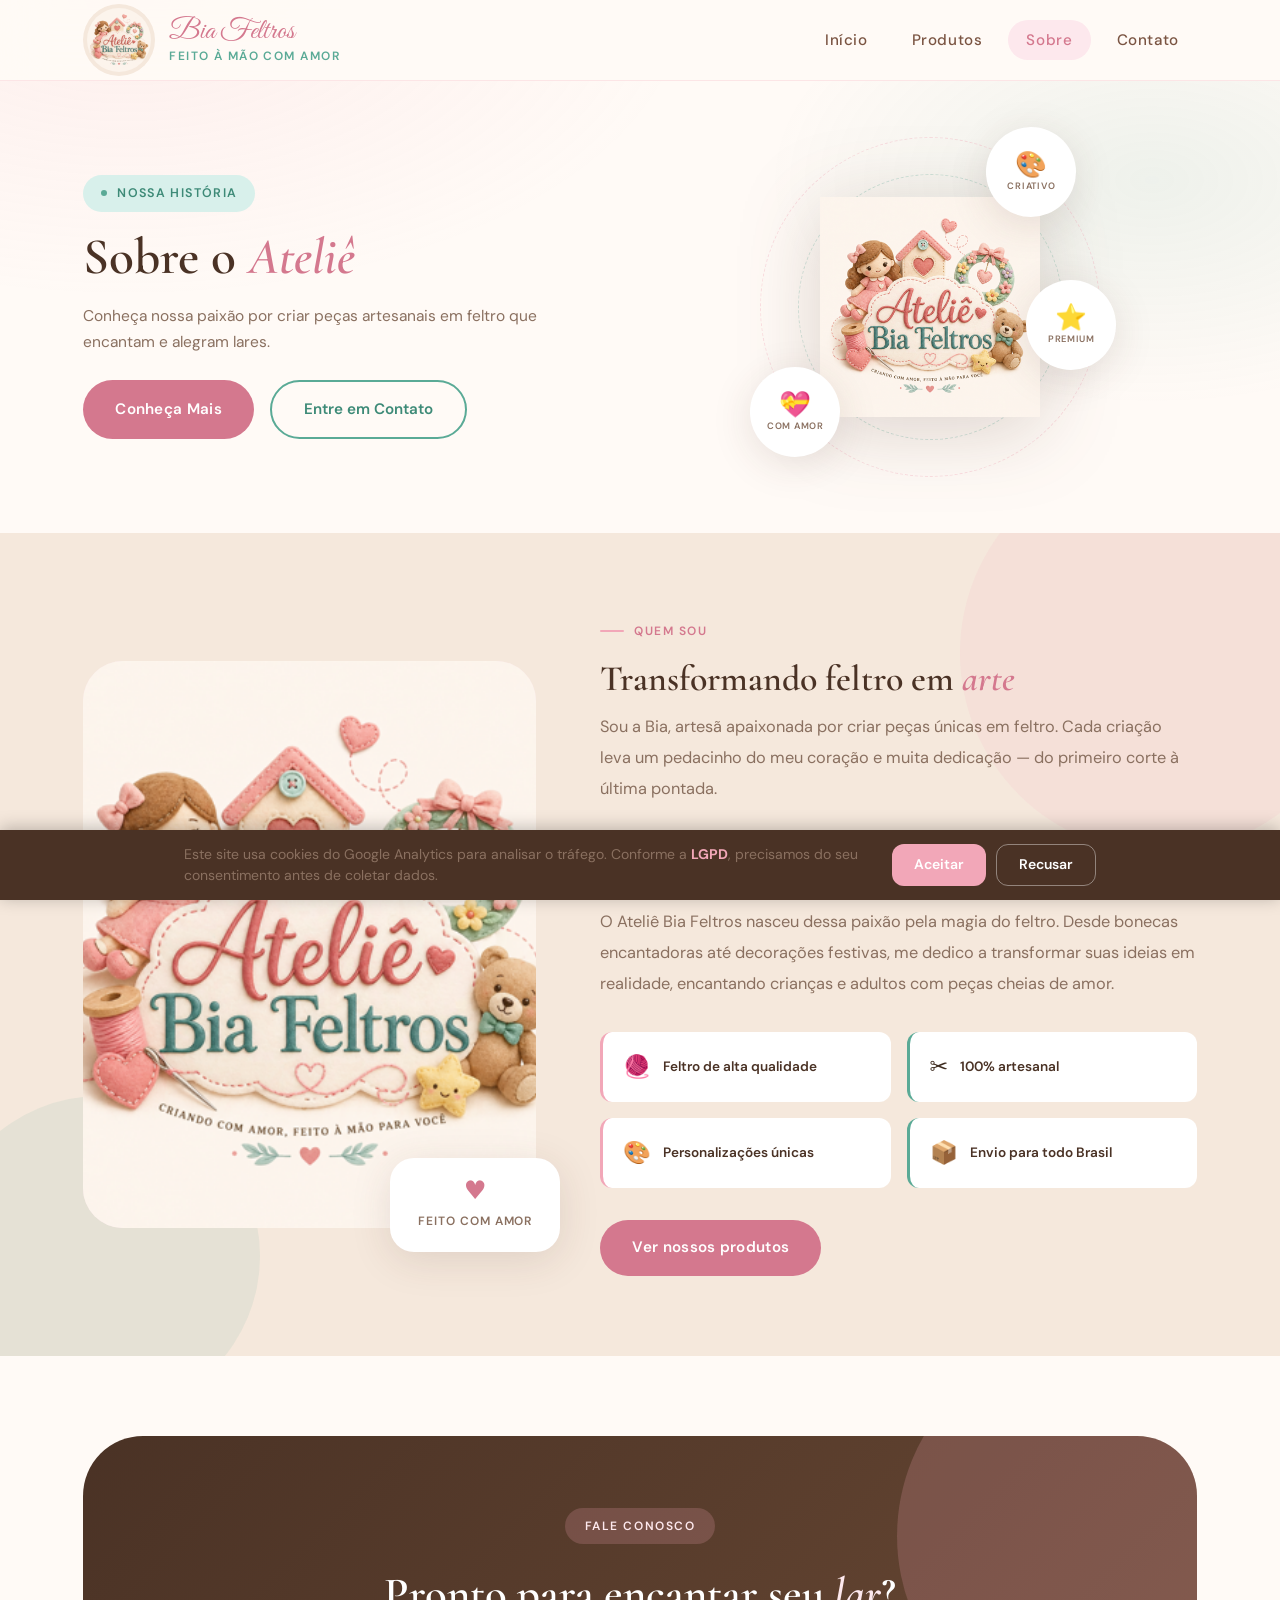
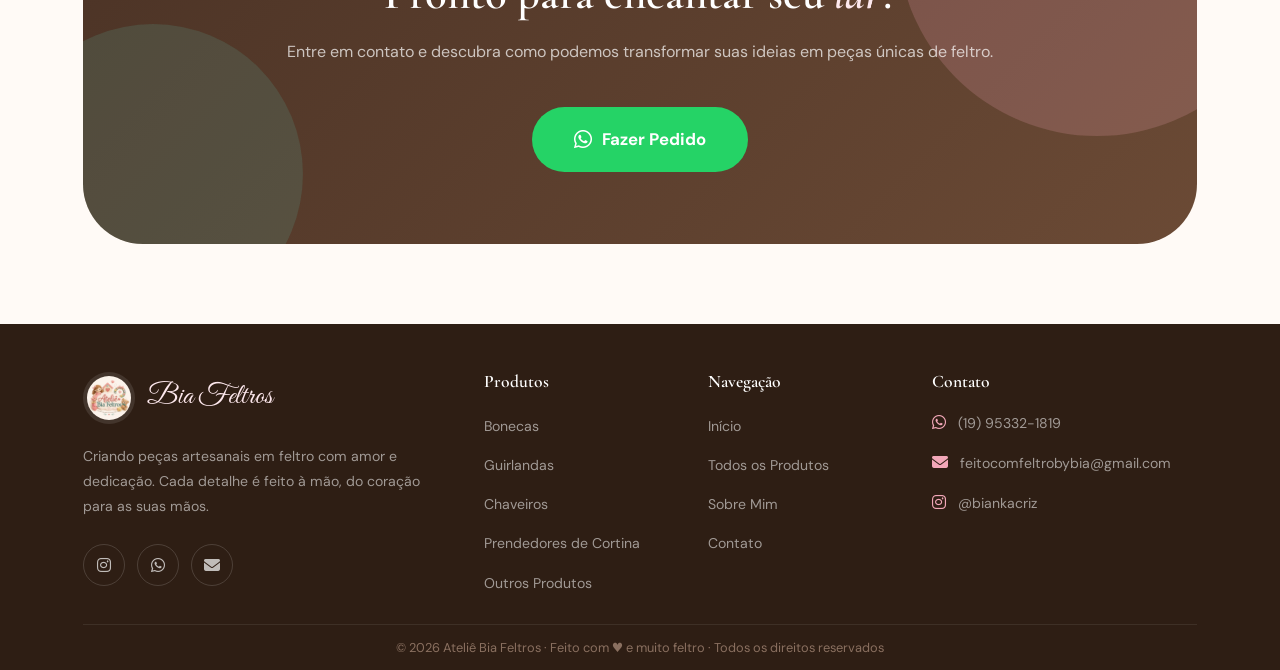
<file: about.html>
<!DOCTYPE html>
<html lang="pt-BR">

<head>
  <meta charset="UTF-8" />
  <meta name="viewport" content="width=device-width, initial-scale=1.0" />
  <meta name="description" content="Conheça a Bia, artesã apaixonada por criar peças únicas em feltro. Do primeiro corte à última pontada, cada peça é feita à mão com dedicação." />
  <title>Sobre — Ateliê Bia Feltros</title>

  <!-- Open Graph (compartilhamento social) -->
  <meta property="og:type" content="website" />
  <meta property="og:url" content="https://feitocomfeltrobybia-commits.github.io/bia-feltros/about.html" />
  <meta property="og:title" content="Sobre o Ateliê — Bia Feltros" />
  <meta property="og:description" content="Conheça a Bia, artesã apaixonada por criar peças únicas em feltro feitas à mão com amor e dedicação." />
  <meta property="og:image" content="https://feitocomfeltrobybia-commits.github.io/bia-feltros/assets/atelie-bia-feltros-logo.png" />
  <meta name="twitter:card" content="summary_large_image" />
  <meta name="twitter:title" content="Sobre o Ateliê — Bia Feltros" />
  <meta name="twitter:description" content="Conheça a artesã Bia e sua história com o feltro." />
  <meta name="twitter:image" content="https://feitocomfeltrobybia-commits.github.io/bia-feltros/assets/atelie-bia-feltros-logo.png" />

  <!-- Canonical -->
  <link rel="canonical" href="https://feitocomfeltrobybia-commits.github.io/bia-feltros/about.html" />

  <!-- Favicon -->
  <link rel="icon" type="image/png" sizes="32x32" href="assets/atelie-bia-feltros-logo.png" />
  <link rel="icon" type="image/png" sizes="16x16" href="assets/atelie-bia-feltros-logo.png" />
  <link rel="apple-touch-icon" sizes="180x180" href="assets/atelie-bia-feltros-logo.png" />

  <!-- Preload de recursos críticos -->
  <link rel="preload" as="image" href="assets/atelie-bia-feltros-logo.png" />
  <link rel="dns-prefetch" href="https://cdnjs.cloudflare.com" />

  <link rel="preconnect" href="https://fonts.googleapis.com" />
  <link rel="preconnect" href="https://fonts.gstatic.com" crossorigin />
  <link href="https://fonts.googleapis.com/css2?family=Cormorant+Garamond:ital,wght@0,400;0,500;0,600;0,700;1,400;1,600&family=DM+Sans:wght@300;400;500;600&family=Great+Vibes&display=swap" rel="stylesheet" />
  <link rel="stylesheet" href="https://cdnjs.cloudflare.com/ajax/libs/font-awesome/6.5.0/css/all.min.css" />
  <link rel="stylesheet" href="style.css" />

  <!-- Google Analytics 4 — config ativado apenas após consentimento LGPD (ver script.js) -->
  <script async src="https://www.googletagmanager.com/gtag/js?id=G-2EBXNZ5Y7X"></script>
  <script>
    window.dataLayer = window.dataLayer || [];
    function gtag(){dataLayer.push(arguments);}
    gtag('js', new Date());
  </script>

  <!-- Schema.org — LocalBusiness -->
  <script type="application/ld+json">
  {
    "@context": "https://schema.org",
    "@type": "LocalBusiness",
    "name": "Ateliê Bia Feltros",
    "description": "Peças artesanais em feltro feitas à mão com amor. Bonecas, guirlandas, livros sensoriais e muito mais.",
    "url": "https://feitocomfeltrobybia-commits.github.io/bia-feltros",
    "telephone": "+5519953321819",
    "email": "feitocomfeltrobybia@gmail.com",
    "image": "https://feitocomfeltrobybia-commits.github.io/bia-feltros/assets/atelie-bia-feltros-logo.png",
    "sameAs": ["https://instagram.com/biankacriz"],
    "address": { "@type": "PostalAddress", "addressCountry": "BR" }
  }
  </script>
</head>

<body>

  <a class="skip-link" href="#conteudo-principal">Ir para o conteúdo</a>

  <!-- ===== HEADER ===== -->
  <header class="header">
    <div class="nav-container">

      <a href="index.html" class="brand-link" aria-label="Ateliê Bia Feltros - Página inicial">
        <img src="assets/atelie-bia-feltros-logo.png" alt="Ateliê Bia Feltros" class="logo" width="80" height="80" />
        <div class="brand-text">
          <span class="brand-name">Bia Feltros</span>
          <span class="brand-sub">Feito à mão com amor</span>
        </div>
      </a>

      <button class="menu-toggle" id="menu-toggle" aria-expanded="false" aria-controls="main-nav" aria-label="Abrir menu">
        <span></span>
        <span></span>
        <span></span>
      </button>

      <nav class="main-navigation" id="main-nav" aria-label="Navegação principal">
        <ul class="nav-links">
          <li><a href="index.html">Início</a></li>
          <li><a href="products.html">Produtos</a></li>
          <li><a href="about.html">Sobre</a></li>
          <li><a href="contact.html">Contato</a></li>
        </ul>
      </nav>

    </div>
  </header>

    <main id="conteudo-principal">

        <section class="hero">
            <div class="hero-container">
                <div class="hero-texto">
                    <div class="hero-eyebrow">
                        Nossa História
                    </div>
                    <h1 class="hero-title">Sobre o <em>Ateliê</em></h1>
                    <p class="hero-desc">Conheça nossa paixão por criar peças artesanais em feltro que encantam e alegram lares.</p>
                    <div class="hero-btns">
                        <a href="#sobre" class="btn-primary">Conheça Mais</a>
                        <a href="contact.html" class="btn-outline">Entre em Contato</a>
                    </div>
                </div>
                <div class="hero-visual">
                    <div class="hero-logo-wrap">
                        <img src="assets/atelie-bia-feltros-logo.png" alt="Logo Ateliê Bia Feltros" class="hero-img-center" fetchpriority="high" />
                        <div class="float-badge float-badge-1">
                            <span>🎨</span>
                            <small>Criativo</small>
                        </div>
                        <div class="float-badge float-badge-2">
                            <span>💝</span>
                            <small>Com Amor</small>
                        </div>
                        <div class="float-badge float-badge-3">
                            <span>⭐</span>
                            <small>Premium</small>
                        </div>
                        <div class="orbit orbit-1"></div>
                        <div class="orbit orbit-2"></div>
                    </div>
                </div>
            </div>
        </section>

        <section id="sobre" class="sobre-section">
            <div class="container">
                <div class="sobre-grid">
                    <div class="sobre-img-box">
                        <img src="assets/atelie-bia-feltros-logo.png" alt="Ateliê Bia Feltros" />
                        <div class="sobre-chip">
                            <div class="sobre-chip-icone">♥</div>
                            <div class="sobre-chip-label">Feito com amor</div>
                        </div>
                    </div>
                    <div class="sobre-texto">
                        <div class="section-tag">Quem sou</div>
                        <h2 class="section-title">Transformando feltro em <em>arte</em></h2>
                        <p>Sou a Bia, artesã apaixonada por criar peças únicas em feltro. Cada criação leva um pedacinho do meu coração e muita dedicação — do primeiro corte à última pontada.</p>
                        <p>Do design à costura, tudo é feito à mão com materiais de qualidade. Personalizo cada detalhe para tornar sua peça ainda mais especial e única.</p>
                        <p>O Ateliê Bia Feltros nasceu dessa paixão pela magia do feltro. Desde bonecas encantadoras até decorações festivas, me dedico a transformar suas ideias em realidade, encantando crianças e adultos com peças cheias de amor.</p>
                        <div class="sobre-valores">
                            <div class="valor-item">
                                <div class="valor-icon">🧶</div>
                                <div class="valor-text">Feltro de alta qualidade</div>
                            </div>
                            <div class="valor-item teal">
                                <div class="valor-icon">✂️</div>
                                <div class="valor-text">100% artesanal</div>
                            </div>
                            <div class="valor-item">
                                <div class="valor-icon">🎨</div>
                                <div class="valor-text">Personalizações únicas</div>
                            </div>
                            <div class="valor-item teal">
                                <div class="valor-icon">📦</div>
                                <div class="valor-text">Envio para todo Brasil</div>
                            </div>
                        </div>
                        <a href="products.html" class="btn-primary">Ver nossos produtos</a>
                    </div>
                </div>
            </div>
        </section>

        <section class="cta-section">
            <div class="container">
                <div class="cta-box">
                    <div class="cta-deco cta-deco-1"></div>
                    <div class="cta-deco cta-deco-2"></div>
                    <div class="cta-tag">Fale Conosco</div>
                    <h2 class="cta-titulo">Pronto para encantar seu <em>lar</em>?</h2>
                    <p class="cta-desc">Entre em contato e descubra como podemos transformar suas ideias em peças únicas de feltro.</p>
                    <a href="https://wa.me/5519953321819?text=Olá, gostaria de fazer um pedido personalizado" class="btn-cta-wpp" target="_blank" rel="noopener">
                        <i class="fab fa-whatsapp"></i>
                        Fazer Pedido
                    </a>
                </div>
            </div>
        </section>

  </main>

  <!-- ===== FOOTER ===== -->
  <footer class="footer">
    <div class="container">
      <div class="footer-grid">

        <div class="footer-brand">
          <div class="footer-logo-wrap">
            <img src="assets/atelie-bia-feltros-logo.png" alt="Ateliê Bia Feltros" class="footer-logo-img" width="52" height="52" />
            <span class="footer-brand-name">Bia Feltros</span>
          </div>
          <p class="footer-brand-desc">
            Criando peças artesanais em feltro com amor e dedicação.
            Cada detalhe é feito à mão, do coração para as suas mãos.
          </p>
          <div class="footer-social">
            <a href="https://instagram.com/biankacriz" target="_blank" rel="noopener" class="social-btn" aria-label="Instagram da Bia Feltros">
              <i class="fab fa-instagram" aria-hidden="true"></i>
            </a>
            <a href="https://wa.me/5519953321819" target="_blank" rel="noopener" class="social-btn" aria-label="WhatsApp da Bia Feltros">
              <i class="fab fa-whatsapp" aria-hidden="true"></i>
            </a>
            <a href="mailto:feitocomfeltrobybia@gmail.com" class="social-btn" aria-label="E-mail da Bia Feltros">
              <i class="fas fa-envelope" aria-hidden="true"></i>
            </a>
          </div>
        </div>

        <div>
          <h3 class="footer-col-title">Produtos</h3>
          <ul class="footer-links">
            <li><a href="products.html#bonecas">Bonecas</a></li>
            <li><a href="products.html#guirlandas">Guirlandas</a></li>
            <li><a href="products.html#chaveiros">Chaveiros</a></li>
            <li><a href="products.html#cortinas">Prendedores de Cortina</a></li>
            <li><a href="products.html#outros">Outros Produtos</a></li>
          </ul>
        </div>

        <div>
          <h3 class="footer-col-title">Navegação</h3>
          <ul class="footer-links">
            <li><a href="index.html">Início</a></li>
            <li><a href="products.html">Todos os Produtos</a></li>
            <li><a href="about.html">Sobre Mim</a></li>
            <li><a href="contact.html">Contato</a></li>
          </ul>
        </div>

        <div>
          <h3 class="footer-col-title">Contato</h3>
          <ul class="footer-contato-list">
            <li>
              <i class="fab fa-whatsapp" aria-hidden="true"></i>
              <a href="https://wa.me/5519953321819" target="_blank" rel="noopener">(19) 95332-1819</a>
            </li>
            <li>
              <i class="fas fa-envelope" aria-hidden="true"></i>
              <a href="mailto:feitocomfeltrobybia@gmail.com">feitocomfeltrobybia@gmail.com</a>
            </li>
            <li>
              <i class="fab fa-instagram" aria-hidden="true"></i>
              <a href="https://instagram.com/biankacriz" target="_blank" rel="noopener">@biankacriz</a>
            </li>
          </ul>
        </div>

      </div>

      <div class="footer-bottom">
        <p>
          © 2026 Ateliê Bia Feltros · Feito com <span>♥</span> e muito feltro
          · Todos os direitos reservados
        </p>
      </div>
    </div>
  </footer>

  <script src="script.js"></script>
</body>

</html>
</file>
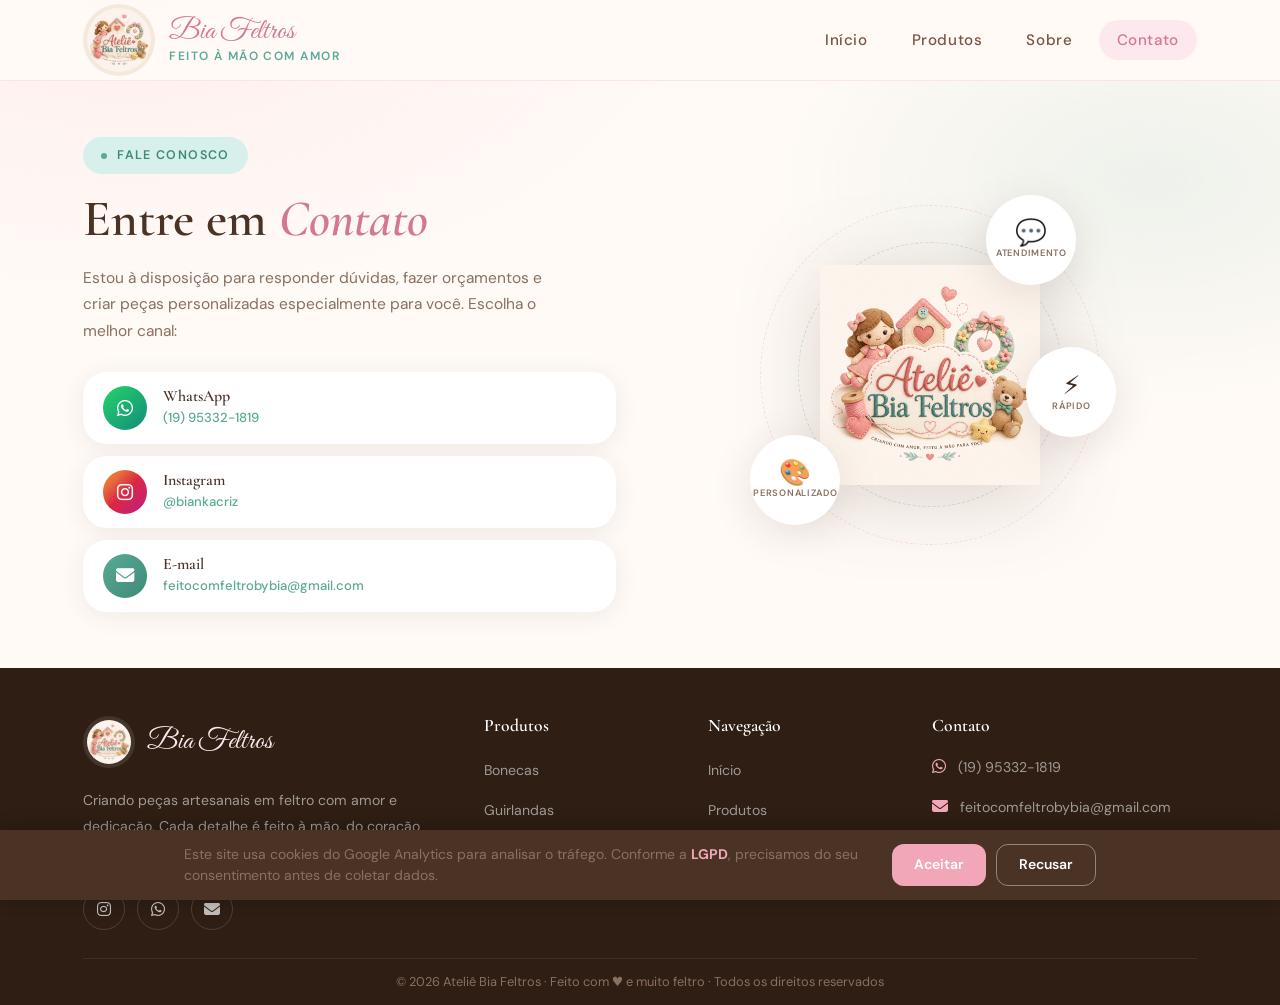
<file: contact.html>
<!DOCTYPE html>
<html lang="pt-BR">

<head>
  <meta charset="UTF-8" />
  <meta name="viewport" content="width=device-width, initial-scale=1.0" />
  <meta name="description" content="Entre em contato com o Ateliê Bia Feltros pelo WhatsApp, Instagram ou e-mail. Tire dúvidas, faça orçamentos e encomende peças personalizadas." />
  <title>Contato — Ateliê Bia Feltros</title>

  <!-- Open Graph (compartilhamento social) -->
  <meta property="og:type" content="website" />
  <meta property="og:url" content="https://feitocomfeltrobybia-commits.github.io/bia-feltros/contact.html" />
  <meta property="og:title" content="Contato — Ateliê Bia Feltros" />
  <meta property="og:description" content="Fale com a Bia pelo WhatsApp, Instagram ou e-mail. Orçamentos e personalizações!" />
  <meta property="og:image" content="https://feitocomfeltrobybia-commits.github.io/bia-feltros/assets/atelie-bia-feltros-logo.png" />
  <meta name="twitter:card" content="summary_large_image" />
  <meta name="twitter:title" content="Contato — Ateliê Bia Feltros" />
  <meta name="twitter:description" content="Fale com a Bia e encomende sua peça personalizada em feltro." />
  <meta name="twitter:image" content="https://feitocomfeltrobybia-commits.github.io/bia-feltros/assets/atelie-bia-feltros-logo.png" />

  <!-- Canonical -->
  <link rel="canonical" href="https://feitocomfeltrobybia-commits.github.io/bia-feltros/contact.html" />

  <!-- Favicon -->
  <link rel="icon" type="image/png" sizes="32x32" href="assets/atelie-bia-feltros-logo.png" />
  <link rel="icon" type="image/png" sizes="16x16" href="assets/atelie-bia-feltros-logo.png" />
  <link rel="apple-touch-icon" sizes="180x180" href="assets/atelie-bia-feltros-logo.png" />

  <!-- Preload de recursos críticos -->
  <link rel="preload" as="image" href="assets/atelie-bia-feltros-logo.png" />
  <link rel="dns-prefetch" href="https://cdnjs.cloudflare.com" />

  <link rel="preconnect" href="https://fonts.googleapis.com" />
  <link rel="preconnect" href="https://fonts.gstatic.com" crossorigin />
  <link href="https://fonts.googleapis.com/css2?family=Cormorant+Garamond:ital,wght@0,400;0,500;0,600;0,700;1,400;1,600&family=DM+Sans:wght@300;400;500;600&family=Great+Vibes&display=swap" rel="stylesheet" />
  <link rel="stylesheet" href="https://cdnjs.cloudflare.com/ajax/libs/font-awesome/6.5.0/css/all.min.css" />
  <link rel="stylesheet" href="style.css" />

  <!-- Google Analytics 4 — config ativado apenas após consentimento LGPD (ver script.js) -->
  <script async src="https://www.googletagmanager.com/gtag/js?id=G-2EBXNZ5Y7X"></script>
  <script>
    window.dataLayer = window.dataLayer || [];
    function gtag(){dataLayer.push(arguments);}
    gtag('js', new Date());
  </script>

  <!-- Schema.org — LocalBusiness -->
  <script type="application/ld+json">
  {
    "@context": "https://schema.org",
    "@type": "LocalBusiness",
    "name": "Ateliê Bia Feltros",
    "description": "Peças artesanais em feltro feitas à mão com amor. Bonecas, guirlandas, livros sensoriais e muito mais.",
    "url": "https://feitocomfeltrobybia-commits.github.io/bia-feltros",
    "telephone": "+5519953321819",
    "email": "feitocomfeltrobybia@gmail.com",
    "image": "https://feitocomfeltrobybia-commits.github.io/bia-feltros/assets/atelie-bia-feltros-logo.png",
    "sameAs": ["https://instagram.com/biankacriz"],
    "address": { "@type": "PostalAddress", "addressCountry": "BR" }
  }
  </script>
</head>

<body>

  <a class="skip-link" href="#conteudo-principal">Ir para o conteúdo</a>

  <!-- ===== HEADER ===== -->
  <header class="header">
    <div class="nav-container">

      <a href="index.html" class="brand-link" aria-label="Ateliê Bia Feltros - Página inicial">
        <img src="assets/atelie-bia-feltros-logo.png" alt="Ateliê Bia Feltros" class="logo" width="80" height="80" />
        <div class="brand-text">
          <span class="brand-name">Bia Feltros</span>
          <span class="brand-sub">Feito à mão com amor</span>
        </div>
      </a>

      <button class="menu-toggle" id="menu-toggle" aria-expanded="false" aria-controls="main-nav" aria-label="Abrir menu">
        <span></span>
        <span></span>
        <span></span>
      </button>

      <nav class="main-navigation" id="main-nav" aria-label="Navegação principal">
        <ul class="nav-links">
          <li><a href="index.html">Início</a></li>
          <li><a href="products.html">Produtos</a></li>
          <li><a href="about.html">Sobre</a></li>
          <li><a href="contact.html">Contato</a></li>
        </ul>
      </nav>

    </div>
  </header>

    <main id="conteudo-principal">

        <section class="hero">
            <div class="hero-container">
                <div class="hero-texto">
                    <div class="hero-eyebrow">
                        Fale Conosco
                    </div>
                    <h1 class="hero-title">Entre em <em>Contato</em></h1>
                    <p class="hero-desc">Estou à disposição para responder dúvidas, fazer orçamentos e criar peças personalizadas especialmente para você. Escolha o melhor canal:</p>

                    <div class="contato-cards contato-cards-hero">
                        <a href="https://wa.me/5519953321819?text=Olá%2C%20Bia!%20Gostaria%20de%20mais%20informações." class="contato-card" target="_blank" rel="noopener">
                            <div class="contato-icon whatsapp">
                                <i class="fab fa-whatsapp"></i>
                            </div>
                            <div class="contato-card-body">
                                <h3 class="contato-card-title">WhatsApp</h3>
                                <span class="contato-info">(19) 95332-1819</span>
                            </div>
                        </a>

                        <a href="https://instagram.com/biankacriz" class="contato-card" target="_blank" rel="noopener">
                            <div class="contato-icon instagram">
                                <i class="fab fa-instagram"></i>
                            </div>
                            <div class="contato-card-body">
                                <h3 class="contato-card-title">Instagram</h3>
                                <span class="contato-info">@biankacriz</span>
                            </div>
                        </a>

                        <a href="mailto:feitocomfeltrobybia@gmail.com" class="contato-card">
                            <div class="contato-icon email">
                                <i class="fas fa-envelope"></i>
                            </div>
                            <div class="contato-card-body">
                                <h3 class="contato-card-title">E-mail</h3>
                                <span class="contato-info">feitocomfeltrobybia@gmail.com</span>
                            </div>
                        </a>
                    </div>
                </div>
                <div class="hero-visual">
                    <div class="hero-logo-wrap">
                        <img src="assets/atelie-bia-feltros-logo.png" alt="Logo Ateliê Bia Feltros" class="hero-img-center" />
                        <div class="float-badge float-badge-1">
                            <span>💬</span>
                            <small>Atendimento</small>
                        </div>
                        <div class="float-badge float-badge-2">
                            <span>🎨</span>
                            <small>Personalizado</small>
                        </div>
                        <div class="float-badge float-badge-3">
                            <span>⚡</span>
                            <small>Rápido</small>
                        </div>
                        <div class="orbit orbit-1"></div>
                        <div class="orbit orbit-2"></div>
                    </div>
                </div>
            </div>
        </section>

  </main>

  <!-- ===== FOOTER ===== -->
  <footer class="footer">
    <div class="container">
      <div class="footer-grid">

        <div class="footer-brand">
          <div class="footer-logo-wrap">
            <img src="assets/atelie-bia-feltros-logo.png" alt="Ateliê Bia Feltros" class="footer-logo-img" width="52" height="52" />
            <span class="footer-brand-name">Bia Feltros</span>
          </div>
          <p class="footer-brand-desc">
            Criando peças artesanais em feltro com amor e dedicação.
            Cada detalhe é feito à mão, do coração para as suas mãos.
          </p>
          <div class="footer-social">
            <a href="https://instagram.com/biankacriz" target="_blank" rel="noopener" class="social-btn" aria-label="Instagram da Bia Feltros">
              <i class="fab fa-instagram" aria-hidden="true"></i>
            </a>
            <a href="https://wa.me/5519953321819" target="_blank" rel="noopener" class="social-btn" aria-label="WhatsApp da Bia Feltros">
              <i class="fab fa-whatsapp" aria-hidden="true"></i>
            </a>
            <a href="mailto:feitocomfeltrobybia@gmail.com" class="social-btn" aria-label="E-mail da Bia Feltros">
              <i class="fas fa-envelope" aria-hidden="true"></i>
            </a>
          </div>
        </div>

        <div>
          <h3 class="footer-col-title">Produtos</h3>
          <ul class="footer-links">
            <li><a href="products.html#bonecas">Bonecas</a></li>
            <li><a href="products.html#guirlandas">Guirlandas</a></li>
            <li><a href="products.html#livros">Livros Sensoriais</a></li>
            <li><a href="products.html#especiais">Especiais</a></li>
          </ul>
        </div>

        <div>
          <h3 class="footer-col-title">Navegação</h3>
          <ul class="footer-links">
            <li><a href="index.html">Início</a></li>
            <li><a href="products.html">Produtos</a></li>
            <li><a href="about.html">Sobre</a></li>
            <li><a href="contact.html">Contato</a></li>
          </ul>
        </div>

        <div>
          <h3 class="footer-col-title">Contato</h3>
          <ul class="footer-contato-list">
            <li>
              <i class="fab fa-whatsapp" aria-hidden="true"></i>
              <a href="https://wa.me/5519953321819" target="_blank" rel="noopener">(19) 95332-1819</a>
            </li>
            <li>
              <i class="fas fa-envelope" aria-hidden="true"></i>
              <a href="mailto:feitocomfeltrobybia@gmail.com">feitocomfeltrobybia@gmail.com</a>
            </li>
            <li>
              <i class="fab fa-instagram" aria-hidden="true"></i>
              <a href="https://instagram.com/biankacriz" target="_blank" rel="noopener">@biankacriz</a>
            </li>
          </ul>
        </div>

      </div>

      <div class="footer-bottom">
        <p>
          © 2026 Ateliê Bia Feltros · Feito com <span>♥</span> e muito feltro
          · Todos os direitos reservados
        </p>
      </div>
    </div>
  </footer>

  <script src="script.js"></script>
</body>

</html>
</file>
<file: style.css>
/* ============================================================
   ATELIÊ BIA FELTROS — style.css
   Design System Profissional
   
   📋 ÍNDICE:
   1. Fontes & Design Tokens
   2. Reset & Base Styles
   3. Layout & Container
   4. Tipografia & Utilitários
   5. Botões
   6. Header & Navegação
   7. Hero Section
   8. Faixa Animada
   9. Categorias
   10. Produtos & Destaques
   11. Sobre
   12. Depoimentos
   13. CTA WhatsApp
   14. Formulário de Contato
   15. Footer
   16. Lightbox
   17. Animações & Keyframes
   18. Media Queries
   ============================================================ */

/* ============================================================
   1. FONTES & DESIGN TOKENS
   ============================================================ */
@import url('https://fonts.googleapis.com/css2?family=Cormorant+Garamond:ital,wght@0,400;0,500;0,600;0,700;1,400;1,600&family=DM+Sans:opsz,wght@9..40,300;9..40,400;9..40,500;9..40,600&family=Great+Vibes&display=swap');

:root {
  /* === Paleta de Cores === */
  --rosa: #f2a7b8;
  --rosa-escuro: #d4788e;
  --rosa-claro: #fde8ed;
  --teal: #5aaa96;
  --teal-escuro: #3d8a77;
  --teal-claro: #d8f0eb;
  --marrom: #4a3225;
  --marrom-medio: #7a5442;
  --bege: #fdf6f0;
  --bege-medio: #f5e8dc;
  --creme: #fffaf6;
  --texto: #3d2b1f;
  --cinza: #8a7060;
  --branco: #ffffff;

  /* === Tipografia === */
  --font-display: 'Cormorant Garamond', Georgia, serif;
  --font-script: 'Great Vibes', cursive;
  --font-corpo: 'DM Sans', system-ui, sans-serif;

  /* === Sombras === */
  --shadow-suave: 0 4px 24px rgba(74, 50, 37, 0.08);
  --shadow-media: 0 8px 40px rgba(74, 50, 37, 0.13);
  --shadow-forte: 0 16px 64px rgba(74, 50, 37, 0.18);

  /* === Border Radius === */
  --radius-sm: 12px;
  --radius-md: 24px;
  --radius-lg: 40px;
  --radius-xl: 60px;

  /* === Espaçamento === */
  --sec-pad: 80px;
}

/* ============================================================
   2. RESET & BASE STYLES
   ============================================================ */

/* === Reset Universal === */
*,
*::before,
*::after {
  margin: 0;
  padding: 0;
  box-sizing: border-box;
}

/* === HTML & Body === */
html {
  font-size: 100%;
  scroll-behavior: smooth;
  overflow-x: hidden;
}

body {
  font-family: var(--font-corpo);
  background-color: var(--creme);
  color: var(--texto);
  line-height: 1.7;
  margin: 0;
  padding: 0;
}

/* Gradiente de fundo ambiente */
body::before {
  content: '';
  position: fixed;
  inset: 0;
  background:
    radial-gradient(ellipse 80% 60% at 10% 0%, rgba(242, 167, 184, 0.13) 0%, transparent 55%),
    radial-gradient(ellipse 60% 50% at 90% 20%, rgba(90, 170, 150, 0.10) 0%, transparent 50%),
    radial-gradient(ellipse 50% 40% at 50% 100%, rgba(242, 167, 184, 0.08) 0%, transparent 60%);
  pointer-events: none;
  z-index: 0;
}

/* === Elementos Base === */
img {
  max-width: 100%;
  display: block;
}

a {
  color: inherit;
  text-decoration: none;
}

ul {
  list-style: none;
}

button {
  cursor: pointer;
  font: inherit;
  border: none;
  background: none;
}

/* === Tipografia Base === */
h1,
h2,
h3 {
  font-family: var(--font-display);
  line-height: 1.15;
  color: var(--marrom);
}

p {
  color: var(--cinza);
  line-height: 1.7;
  margin-bottom: 12px;
}

p:last-child {
  margin-bottom: 0;
}

/* === Seções === */
section {
  position: relative;
  z-index: 1;
}

/* === Acessibilidade === */
.sr-only {
  position: absolute;
  width: 1px;
  height: 1px;
  padding: 0;
  margin: -1px;
  overflow: hidden;
  clip: rect(0, 0, 0, 0);
  white-space: nowrap;
  border: 0;
}

/* ============================================================
   3. LAYOUT & CONTAINER
   ============================================================ */
.container {
  width: min(92%, 1280px);
  margin: 0 auto;
  padding: 0 32px;
}

/* ============================================================
   4. TIPOGRAFIA & UTILITÁRIOS
   ============================================================ */

/* === Section Tags === */
.section-tag {
  display: inline-flex;
  align-items: center;
  gap: 10px;
  font-size: 0.75rem;
  font-weight: 600;
  letter-spacing: 0.12em;
  text-transform: uppercase;
  color: var(--rosa-escuro);
  margin-bottom: 16px;
  font-family: var(--font-corpo);
}

.section-tag::before {
  content: '';
  display: block;
  width: 24px;
  height: 2px;
  background: var(--rosa);
  border-radius: 99px;
  flex-shrink: 0;
}

/* Variante centralizada */
.section-tag.center {
  display: flex;
  justify-content: center;
}

.section-tag.center::before {
  display: none;
}

.section-tag.center::after {
  content: '';
  display: block;
  width: 24px;
  height: 2px;
  background: var(--rosa);
  border-radius: 99px;
}

/* === Section Titles === */
.section-title {
  font-family: var(--font-display);
  font-size: clamp(1.6rem, 2.8vw, 2.4rem);
  font-weight: 600;
  color: var(--marrom);
  line-height: 1.2;
  margin-bottom: 12px;
}

.section-title em {
  font-style: italic;
  color: var(--rosa-escuro);
}

/* === Section Description === */
.section-desc {
  font-size: 0.95rem;
  color: var(--cinza);
  line-height: 1.7;
  max-width: 560px;
}

/* ============================================================
   5. BOTÕES
   ============================================================ */

/* === Botão Primário === */
.btn-primary {
  display: inline-flex;
  align-items: center;
  justify-content: center;
  gap: 10px;
  padding: clamp(11px, 2.5vw, 15px) clamp(20px, 5vw, 32px);
  border-radius: 999px;
  font-family: var(--font-corpo);
  font-weight: 600;
  font-size: clamp(0.82rem, 3.5vw, 0.95rem);
  letter-spacing: 0.02em;
  white-space: nowrap;
  background: var(--rosa-escuro);
  color: var(--branco);
  transition: background 0.25s, transform 0.25s, box-shadow 0.25s;
}

.btn-primary:hover {
  background: var(--marrom);
  transform: translateY(-2px);
  box-shadow: var(--shadow-media);
}

/* === Botão Outline === */
.btn-outline,
.btn-secondary {
  display: inline-flex;
  align-items: center;
  justify-content: center;
  gap: 10px;
  padding: clamp(11px, 2.5vw, 15px) clamp(20px, 5vw, 32px);
  border-radius: 999px;
  font-family: var(--font-corpo);
  font-weight: 600;
  font-size: clamp(0.82rem, 3.5vw, 0.95rem);
  white-space: nowrap;
  color: var(--teal-escuro);
  border: 2px solid var(--teal);
  background: transparent;
  transition: background 0.25s, color 0.25s, transform 0.25s;
}

.btn-outline:hover,
.btn-secondary:hover {
  background: var(--teal);
  color: var(--branco);
  transform: translateY(-2px);
}

/* === Botões WhatsApp === */
.btn-wpp {
  display: inline-flex;
  align-items: center;
  justify-content: center;
  width: 42px;
  height: 42px;
  background: #25D366;
  color: var(--branco);
  border-radius: 50%;
  font-size: 1.15rem;
  flex-shrink: 0;
  transition: background 0.2s, transform 0.2s;
}

.btn-wpp:hover {
  background: #1aab52;
  transform: scale(1.08);
}

.btn-wpp-full {
  display: inline-flex;
  align-items: center;
  gap: 8px;
  padding: 10px 20px;
  background: #25D366;
  color: var(--branco);
  border-radius: 999px;
  font-size: 0.85rem;
  font-weight: 600;
  transition: background 0.2s, transform 0.2s;
  flex-shrink: 0;
}

.btn-wpp-full:hover {
  background: #1aab52;
  transform: translateY(-2px);
}

/* === Botão CTA WhatsApp === */
.btn-cta-wpp {
  display: inline-flex;
  align-items: center;
  gap: 10px;
  background: #25D366;
  color: var(--branco);
  padding: clamp(13px, 2.8vw, 18px) clamp(24px, 6vw, 42px);
  border-radius: 999px;
  font-size: clamp(0.85rem, 3.8vw, 1.05rem);
  font-weight: 700;
  font-family: var(--font-corpo);
  white-space: nowrap;
  transition: background 0.2s, transform 0.2s, box-shadow 0.2s;
  position: relative;
  z-index: 1;
}

.btn-cta-wpp i {
  font-size: clamp(1rem, 4vw, 1.3rem);
}

.btn-cta-wpp:hover {
  background: #1aab52;
  transform: translateY(-3px);
  box-shadow: 0 16px 48px rgba(0, 0, 0, 0.2);
}

/* ============================================================
   6. HEADER & NAVEGAÇÃO
   ============================================================ */

/* === Header Principal === */
.header {
  position: sticky;
  top: 0;
  z-index: 999;
  background: rgba(255, 250, 246, 0.94);
  backdrop-filter: blur(20px);
  -webkit-backdrop-filter: blur(20px);
  border-bottom: 1px solid rgba(242, 167, 184, 0.25);
}

.nav-container {
  width: min(92%, 1280px);
  margin: 0 auto;
  padding: 0 32px;
  display: flex;
  align-items: center;
  justify-content: space-between;
  height: 80px;
  gap: 24px;
}

/* === Branding === */
.brand-link {
  display: flex;
  align-items: center;
  gap: 14px;
  flex-shrink: 0;
}

.logo {
  width: 72px;
  height: 72px;
  object-fit: contain;
  border-radius: 50%;
  background: var(--bege-medio);
  padding: 4px;
  transition: transform 0.3s ease;
}

.logo:hover {
  transform: rotate(-5deg) scale(1.05);
}

.brand-text {
  line-height: 1;
}

.brand-name {
  font-family: var(--font-script);
  font-size: 1.8rem;
  color: var(--rosa-escuro);
  display: block;
}

.brand-sub {
  font-size: 0.75rem;
  font-weight: 600;
  letter-spacing: 0.12em;
  text-transform: uppercase;
  color: var(--teal);
  display: block;
  margin-top: 3px;
  font-family: var(--font-corpo);
}

/* === Busca === */
.search-container {
  position: relative;
  flex: 0 1 280px;
}

.search-form {
  display: flex;
  align-items: center;
  background: var(--branco);
  border: 1.5px solid rgba(242, 167, 184, 0.35);
  border-radius: 999px;
  padding: 8px 20px;
  gap: 8px;
  transition: border-color 0.3s, box-shadow 0.3s;
}

.search-form:focus-within {
  border-color: var(--rosa);
  box-shadow: 0 0 0 4px rgba(242, 167, 184, 0.15);
}

.search-input {
  border: none;
  background: transparent;
  font-size: 0.9rem;
  color: var(--texto);
  outline: none;
  flex: 1;
  min-width: 0;
  font-family: var(--font-corpo);
}

.search-input::placeholder {
  color: var(--cinza);
  opacity: 0.8;
}

.search-btn {
  color: var(--rosa-escuro);
  font-size: 0.95rem;
  padding: 2px;
  transition: color 0.2s;
  flex-shrink: 0;
}

.search-btn:hover {
  color: var(--teal);
}

/* Sugestões de busca */
.search-suggestions {
  position: absolute;
  top: calc(100% + 10px);
  left: 0;
  right: 0;
  background: var(--branco);
  border: 1px solid rgba(74, 50, 37, 0.1);
  border-radius: var(--radius-md);
  box-shadow: var(--shadow-forte);
  display: none;
  z-index: 1100;
  overflow: hidden;
}

.search-suggestions.active {
  display: block;
}

.search-suggestion-item {
  padding: 12px 20px;
  font-size: 0.9rem;
  cursor: pointer;
  border-bottom: 1px solid rgba(74, 50, 37, 0.06);
  transition: background 0.2s;
  color: var(--texto);
}

.search-suggestion-item:last-child {
  border-bottom: none;
}

.search-suggestion-item:hover {
  background: var(--rosa-claro);
}

/* === Navegação === */
.main-navigation {
  flex-shrink: 0;
}

.nav-links {
  display: flex;
  align-items: center;
  gap: 8px;
}

.nav-links a {
  font-size: 0.95rem;
  font-weight: 500;
  letter-spacing: 0.04em;
  color: var(--marrom-medio);
  padding: 10px 18px;
  border-radius: 999px;
  transition: background 0.2s, color 0.2s;
  white-space: nowrap;
}

.nav-links a:hover,
.nav-links a.active {
  background: var(--rosa-claro);
  color: var(--rosa-escuro);
}

.nav-cta a {
  background: var(--rosa-escuro) !important;
  color: var(--branco) !important;
  font-weight: 600;
}

.nav-cta a:hover {
  background: var(--marrom) !important;
}

/* === Menu Toggle (Mobile) === */
.menu-toggle {
  display: none;
  flex-direction: column;
  justify-content: center;
  align-items: center;
  width: 44px;
  height: 44px;
  border-radius: var(--radius-sm);
  background: var(--bege-medio);
  gap: 5px;
  flex-shrink: 0;
}

.menu-toggle span {
  display: block;
  width: 20px;
  height: 2px;
  background: var(--marrom);
  border-radius: 99px;
  transition: transform 0.3s, opacity 0.3s;
}

/* ============================================================
   7. HERO SECTION
   ============================================================ */

/* === Container Hero === */
.hero {
  position: relative;
  z-index: 1;
  min-height: auto;
  display: flex;
  align-items: center;
  overflow: hidden;
}

.hero-inner,
.hero-container {
  width: min(92%, 1280px);
  margin: 0 auto;
  padding: 56px 32px;
  display: grid;
  grid-template-columns: 1fr 1fr;
  align-items: center;
  gap: 48px;
}

/* === Conteúdo Hero === */
.hero-eyebrow {
  display: inline-flex;
  align-items: center;
  gap: 10px;
  background: var(--teal-claro);
  color: var(--teal-escuro);
  font-size: 0.78rem;
  font-weight: 600;
  letter-spacing: 0.11em;
  text-transform: uppercase;
  padding: 8px 18px;
  border-radius: 999px;
  margin-bottom: 16px;
  font-family: var(--font-corpo);
}

.hero-eyebrow::before,
.eyebrow-dot {
  content: '';
  display: block;
  width: 6px;
  height: 6px;
  background: var(--teal);
  border-radius: 50%;
  flex-shrink: 0;
}

.hero-title {
  font-family: var(--font-display);
  font-size: clamp(2.2rem, 4vw, 3.8rem);
  font-weight: 600;
  line-height: 1.15;
  color: var(--marrom);
  margin-bottom: 16px;
}

.hero-title em {
  font-style: italic;
  color: var(--rosa-escuro);
}

.hero-title .hero-destaque,
.hero-title .destaque {
  color: var(--teal-escuro);
  font-style: normal;
}

.hero-desc {
  font-size: 0.97rem;
  color: var(--cinza);
  line-height: 1.7;
  max-width: 480px;
  margin-bottom: 24px;
}

.hero-btns {
  display: flex;
  gap: 16px;
  flex-wrap: wrap;
}

/* === Stats Hero === */
.hero-stats {
  display: flex;
  align-items: center;
  gap: 28px;
  margin-top: 28px;
  padding-top: 20px;
  border-top: 1px solid rgba(74, 50, 37, 0.1);
}

.stat-item {
  text-align: center;
}

.stat-num {
  font-family: var(--font-display);
  font-size: 2rem;
  font-weight: 700;
  color: var(--marrom);
  line-height: 1;
}

.stat-label {
  font-size: 0.78rem;
  color: var(--cinza);
  margin-top: 4px;
  letter-spacing: 0.05em;
  font-weight: 500;
  font-family: var(--font-corpo);
}

.stat-sep {
  width: 1px;
  height: 36px;
  background: rgba(74, 50, 37, 0.12);
  flex-shrink: 0;
}

/* === Visual Hero === */
.hero-visual {
  display: flex;
  align-items: center;
  justify-content: center;
}

.hero-logo-wrap {
  position: relative;
  width: 340px;
  height: 340px;
  display: flex;
  align-items: center;
  justify-content: center;
}

/* Órbitas animadas */
.orbit {
  position: absolute;
  border-radius: 50%;
  border: 1.5px dashed;
  animation: girar linear infinite;
}

.orbit-1 {
  inset: 0;
  width: 100%;
  height: 100%;
  border-color: rgba(242, 167, 184, 0.35);
  animation-duration: 30s;
}

.orbit-2 {
  inset: 11%;
  width: 78%;
  height: 78%;
  border-color: rgba(90, 170, 150, 0.28);
  animation-duration: 22s;
  animation-direction: reverse;
}

.hero-img-center {
  width: 220px;
  height: 220px;
  object-fit: contain;
  z-index: 2;
  filter: drop-shadow(0 12px 40px rgba(74, 50, 37, 0.2));
  animation: flutuar 4s ease-in-out infinite;
}

/* === Badges Flutuantes === */
.float-badge {
  position: absolute;
  display: flex;
  flex-direction: column;
  align-items: center;
  justify-content: center;
  width: 90px;
  height: 90px;
  border-radius: 50%;
  background: var(--branco);
  box-shadow: var(--shadow-media);
  animation: flutuar 3s ease-in-out infinite;
  text-align: center;
  padding: 8px;
  z-index: 3;
}

.float-badge span {
  font-size: 1.6rem;
  line-height: 1;
}

.float-badge small {
  font-size: 0.58rem;
  font-weight: 600;
  color: var(--cinza);
  text-transform: uppercase;
  letter-spacing: 0.08em;
  margin-top: 3px;
  line-height: 1.2;
  font-family: var(--font-corpo);
}

.float-badge-1 {
  top: -10px;
  right: 24px;
  animation-delay: 0s;
}

.float-badge-2 {
  bottom: 20px;
  left: -10px;
  animation-delay: 1.2s;
}

.float-badge-3 {
  top: 42%;
  right: -16px;
  animation-delay: 0.6s;
}

/* ============================================================
   8. FAIXA ANIMADA (VALORES)
   ============================================================ */
.faixa-valores {
  background: var(--marrom);
  padding: 20px 0;
  overflow: hidden;
  position: relative;
  z-index: 1;
}

.faixa-track {
  display: flex;
  width: max-content;
  animation: deslizar 30s linear infinite;
  gap: 0;
  white-space: nowrap;
}

.faixa-item {
  display: inline-flex;
  align-items: center;
  gap: 14px;
  padding: 0 40px;
  font-size: 0.85rem;
  font-weight: 500;
  letter-spacing: 0.09em;
  text-transform: uppercase;
  color: rgba(255, 255, 255, 0.85);
  font-family: var(--font-corpo);
  white-space: nowrap;
}

.faixa-item span {
  font-size: 1.2rem;
}

.faixa-sep {
  color: var(--rosa);
  opacity: 0.55;
}

/* ============================================================
   9. CATEGORIAS
   ============================================================ */
.categorias {
  padding: var(--sec-pad) 0;
}

.categorias-header {
  display: flex;
  align-items: flex-end;
  justify-content: space-between;
  margin-bottom: 40px;
  gap: 16px;
  flex-wrap: wrap;
}

.link-ver-tudo {
  display: inline-flex;
  align-items: center;
  gap: 8px;
  font-size: 0.9rem;
  font-weight: 600;
  color: var(--teal-escuro);
  border-bottom: 2px solid var(--teal-claro);
  padding-bottom: 4px;
  transition: border-color 0.2s, color 0.2s;
  font-family: var(--font-corpo);
}

.link-ver-tudo:hover {
  color: var(--teal);
  border-color: var(--teal);
}

/* === Grid Categorias === */
.grid-categorias {
  display: grid;
  grid-template-columns: repeat(4, 1fr);
  gap: 20px;
}

.cat-card {
  border-radius: var(--radius-md);
  overflow: hidden;
  position: relative;
  aspect-ratio: 3/4;
  display: flex;
  align-items: flex-end;
  cursor: pointer;
  transition: transform 0.35s ease, box-shadow 0.35s ease;
  text-decoration: none;
}

.cat-card:hover {
  transform: translateY(-6px) scale(1.01);
  box-shadow: var(--shadow-forte);
}

/* Imagem da categoria */
.cat-img {
  position: absolute;
  inset: 0;
  width: 100%;
  height: 100%;
  object-fit: cover;
  object-position: center;
  transition: transform 0.4s ease;
}

.cat-card:hover .cat-img {
  transform: scale(1.05);
}

/* Overlay escuro sobre a imagem */
.cat-card::before {
  content: '';
  position: absolute;
  inset: 0;
  background: linear-gradient(to top, rgba(74, 50, 37, 0.75) 0%, rgba(74, 50, 37, 0.15) 60%, transparent 100%);
  z-index: 1;
  transition: opacity 0.3s ease;
}

.cat-card:hover::before {
  opacity: 0.9;
}

/* Info da categoria */
.cat-info {
  position: relative;
  z-index: 2;
  padding: 24px 20px;
  width: 100%;
}

.cat-nome {
  font-family: var(--font-display);
  font-size: 1.4rem;
  font-weight: 600;
  color: var(--branco);
  display: block;
  margin-bottom: 4px;
}

.cat-desc {
  font-size: 0.78rem;
  color: rgba(255, 255, 255, 0.8);
}

/* ============================================================
   10. PRODUTOS & DESTAQUES
   ============================================================ */

/* === Seção Destaques === */
.destaques {
  padding: var(--sec-pad) 0;
}

/* Seções específicas com espaçamento adicional */
section#bonecas,
section#guirlandas,
section#livros,
section#kits,
section#especiais {
  padding-top: calc(var(--sec-pad) + 10px);
}

.destaques-header {
  text-align: center;
  margin-bottom: 56px;
}

.destaques-header .section-tag {
  justify-content: center;
}

.destaques-header .section-tag::before {
  display: none;
}

.destaques-header .section-tag::after {
  content: '';
  display: block;
  width: 24px;
  height: 2px;
  background: var(--rosa);
  border-radius: 99px;
}

.destaques-header .section-desc {
  margin: 0 auto;
}

/* === Grid Produtos === */
.grid-destaques {
  display: grid;
  grid-template-columns: repeat(4, 1fr);
  gap: 20px;
}

/* === Card de Produto === */
.produto-card {
  background: var(--branco);
  border-radius: var(--radius-md);
  overflow: hidden;
  box-shadow: var(--shadow-suave);
  display: flex;
  flex-direction: column;
  transition: transform 0.3s ease, box-shadow 0.3s ease;
  border: 1px solid rgba(242, 167, 184, 0.15);
}

.produto-card:hover {
  transform: translateY(-8px);
  box-shadow: var(--shadow-forte);
}

/* Wrap da imagem */
.produto-img-wrap {
  position: relative;
  aspect-ratio: 1 / 1;
  overflow: hidden;
  background: var(--bege-medio);
  display: flex;
  align-items: center;
  justify-content: center;
  font-size: 5rem;
  padding: 8px;
}

/* Badge do produto */
.produto-badge {
  position: absolute;
  top: 16px;
  left: 16px;
  background: var(--rosa-escuro);
  color: var(--branco);
  font-size: 0.7rem;
  font-weight: 700;
  letter-spacing: 0.09em;
  text-transform: uppercase;
  padding: 6px 14px;
  border-radius: 999px;
  z-index: 4;
  font-family: var(--font-corpo);
}

.produto-badge.novo {
  background: var(--teal);
}

/* === Carrossel de Imagens === */
.produto-img-wrap .carousel {
  position: relative;
  width: 100%;
  height: 100%;
  background: var(--bege-medio);
}

.produto-img-wrap .carousel img {
  /* Sai instantaneamente, entra com fade — evita cross-fade entre orientações diferentes */
  opacity: 0;
  transition: opacity 0s;
  position: absolute;
  inset: 0;
  width: 100%;
  height: 100%;
  object-fit: contain;
  object-position: center;
  cursor: pointer;
  padding: 4px;
  z-index: 0;
}

.produto-img-wrap .carousel img.active {
  opacity: 1;
  transition: opacity 0.3s ease;
  z-index: 1;
}

.produto-card:hover .carousel img.active {
  transform: scale(1.03);
}

/* Botões do carrossel */
.carousel .btn-carousel,
.carousel button.prev,
.carousel button.next {
  position: absolute;
  top: 50%;
  transform: translateY(-50%);
  background: rgba(255, 255, 255, 0.92);
  color: var(--marrom);
  border: 1px solid rgba(74, 50, 37, 0.12);
  width: 34px;
  height: 34px;
  border-radius: 50%;
  display: grid;
  place-items: center;
  cursor: pointer;
  z-index: 5;
  font-size: 1rem;
  line-height: 1;
  transition: transform 0.2s, box-shadow 0.2s;
}

.carousel .btn-carousel:hover,
.carousel button.prev:hover,
.carousel button.next:hover {
  transform: translateY(-50%) scale(1.1);
  box-shadow: var(--shadow-suave);
}

.carousel .btn-carousel.prev,
.carousel button.prev {
  left: 10px;
}

.carousel .btn-carousel.next,
.carousel button.next {
  right: 10px;
}

/* === Imagem simples (sem carrossel) === */
.produto-img-wrap > img {
  width: 100%;
  height: 100%;
  object-fit: contain;
  object-position: center;
  cursor: pointer;
  transition: transform 0.4s ease;
  padding: 4px;
}

.produto-card:hover .produto-img-wrap > img {
  transform: scale(1.03);
}

/* === Corpo do Card === */
.produto-corpo {
  padding: 24px;
  flex: 1;
  display: flex;
  flex-direction: column;
  gap: 8px;
}

.produto-categoria {
  font-size: 0.72rem;
  font-weight: 600;
  letter-spacing: 0.1em;
  text-transform: uppercase;
  color: var(--teal);
  font-family: var(--font-corpo);
}

.produto-nome {
  font-family: var(--font-display);
  font-size: 1.5rem;
  font-weight: 600;
  color: var(--marrom);
  line-height: 1.2;
}

.produto-desc {
  font-size: 0.88rem;
  color: var(--cinza);
  line-height: 1.72;
  flex: 1;
  margin-bottom: 0;
}

/* === Rodapé do Card === */
.produto-rodape {
  display: flex;
  align-items: center;
  justify-content: space-between;
  gap: 12px;
  margin-top: 16px;
  padding-top: 16px;
  border-top: 1px solid rgba(74, 50, 37, 0.07);
}

.produto-preco {
  font-family: var(--font-display);
  font-size: 1.4rem;
  font-weight: 700;
  color: var(--marrom);
  line-height: 1.2;
}

.produto-preco small {
  font-size: 0.85rem;
  font-weight: 400;
  color: var(--cinza);
  display: block;
}

/* ============================================================
   11. SOBRE
   ============================================================ */
.sobre-section {
  padding: var(--sec-pad) 0;
  background: var(--bege-medio);
  position: relative;
  overflow: hidden;
}

/* Decoração de fundo */
.sobre-section::before {
  content: '';
  position: absolute;
  top: -80px;
  right: -80px;
  width: 400px;
  height: 400px;
  border-radius: 50%;
  background: rgba(242, 167, 184, 0.12);
  pointer-events: none;
}

.sobre-section::after {
  content: '';
  position: absolute;
  bottom: -60px;
  left: -60px;
  width: 320px;
  height: 320px;
  border-radius: 50%;
  background: rgba(90, 170, 150, 0.1);
  pointer-events: none;
}

/* === Grid Sobre === */
.sobre-grid {
  display: grid;
  grid-template-columns: 0.95fr 1.25fr;
  gap: 64px;
  align-items: center;
  position: relative;
  z-index: 1;
}

/* === Teaser compacto (index.html) === */
.sobre-teaser {
  padding: 40px 0;
}

.sobre-teaser-inner {
  display: flex;
  align-items: center;
  gap: 40px;
  position: relative;
  z-index: 1;
}

.sobre-teaser-emoji {
  font-size: 4rem;
  flex-shrink: 0;
  background: var(--rosa-claro);
  width: 88px;
  height: 88px;
  border-radius: var(--radius-md);
  display: flex;
  align-items: center;
  justify-content: center;
}

.sobre-teaser-texto {
  flex: 1;
}

.sobre-teaser-texto .section-title {
  font-size: clamp(1.5rem, 3vw, 2rem);
  margin-bottom: 8px;
}

.sobre-teaser-texto p {
  margin: 0 0 4px;
  max-width: 640px;
}

/* === Visual Sobre === */
.sobre-visual,
.sobre-img-box {
  position: relative;
  width: 100%;
  aspect-ratio: 4/5;
  border-radius: var(--radius-lg);
  background: var(--rosa-claro);
  display: flex;
  align-items: center;
  justify-content: center;
  overflow: visible;
  font-size: 7rem;
}

.sobre-img-principal {
  width: 100%;
  aspect-ratio: 4/5;
  border-radius: var(--radius-lg);
  background: var(--rosa-claro);
  display: flex;
  align-items: center;
  justify-content: center;
  font-size: 8rem;
  overflow: hidden;
  position: relative;
}

.sobre-img-box img,
.sobre-img-principal img {
  width: 100%;
  height: 100%;
  object-fit: cover;
  border-radius: var(--radius-lg);
}

/* Chip flutuante */
.sobre-chip {
  position: absolute;
  bottom: -24px;
  right: -24px;
  background: var(--branco);
  border-radius: var(--radius-md);
  padding: 20px 28px;
  box-shadow: var(--shadow-media);
  display: flex;
  flex-direction: column;
  align-items: center;
  text-align: center;
  gap: 4px;
}

.sobre-chip-icone {
  font-size: 1.6rem;
  color: var(--rosa-escuro);
  line-height: 1;
}

.sobre-chip-num {
  font-family: var(--font-display);
  font-size: 2.4rem;
  font-weight: 700;
  color: var(--marrom);
  line-height: 1;
}

.sobre-chip-label {
  font-size: 0.75rem;
  color: var(--cinza);
  font-weight: 600;
  text-transform: uppercase;
  letter-spacing: 0.08em;
  font-family: var(--font-corpo);
  display: block;
  margin-top: 4px;
}

/* === Texto Sobre === */
.sobre-texto {
  position: relative;
  z-index: 1;
}

.sobre-texto p {
  color: var(--cinza);
  line-height: 1.9;
  margin-bottom: 20px;
  font-size: 1.02rem;
}

/* === Valores === */
.sobre-valores {
  display: grid;
  grid-template-columns: 1fr 1fr;
  gap: 16px;
  margin: 32px 0;
}

.valor-item {
  display: flex;
  align-items: center;
  gap: 12px;
  background: var(--branco);
  padding: 16px 20px;
  border-radius: var(--radius-sm);
  border-left: 3px solid var(--rosa);
}

.valor-item.teal {
  border-left-color: var(--teal);
}

.valor-icon {
  font-size: 1.4rem;
  flex-shrink: 0;
}

.valor-text {
  font-size: 0.85rem;
  font-weight: 600;
  color: var(--marrom);
  line-height: 1.3;
  font-family: var(--font-corpo);
}

/* ============================================================
   12. DEPOIMENTOS
   ============================================================ */
.depoimentos {
  padding: var(--sec-pad) 0;
}

.depoimentos-header {
  text-align: center;
  margin-bottom: 56px;
}

/* === Grid Depoimentos === */
.grid-depoimentos {
  display: grid;
  grid-template-columns: repeat(3, 1fr);
  gap: 24px;
}

.depoimento-card {
  background: var(--branco);
  border-radius: var(--radius-md);
  padding: 32px 28px;
  box-shadow: var(--shadow-suave);
  display: flex;
  flex-direction: column;
  gap: 20px;
  border: 1px solid rgba(242, 167, 184, 0.15);
  transition: transform 0.3s ease;
}

.depoimento-card:hover {
  transform: translateY(-4px);
}

/* Variante destacada */
.depoimento-card.destaque {
  background: var(--marrom);
  border-color: transparent;
}

/* Estrelas */
.estrelas {
  color: var(--rosa);
  font-size: 1rem;
  letter-spacing: 2px;
  margin: 0;
}

.depoimento-card.destaque .estrelas {
  color: var(--rosa-claro);
}

/* Texto */
.depoimento-texto {
  font-size: 0.95rem;
  line-height: 1.8;
  color: var(--cinza);
  font-style: italic;
  flex: 1;
  quotes: none;
  margin: 0;
}

.depoimento-card.destaque .depoimento-texto {
  color: rgba(255, 255, 255, 0.8);
}

/* Autor */
.depoimento-autor {
  display: flex;
  align-items: center;
  gap: 14px;
}

.autor-avatar {
  width: 44px;
  height: 44px;
  border-radius: 50%;
  display: flex;
  align-items: center;
  justify-content: center;
  font-size: 1.2rem;
  font-weight: 700;
  flex-shrink: 0;
  font-family: var(--font-corpo);
}

.autor-avatar.rosa {
  background: var(--rosa-claro);
  color: var(--rosa-escuro);
}

.autor-avatar.claro {
  background: rgba(242, 167, 184, 0.2);
  color: var(--branco);
}

.autor-avatar.teal {
  background: var(--teal-claro);
  color: var(--teal-escuro);
}

.autor-nome {
  font-weight: 600;
  font-size: 0.9rem;
  color: var(--marrom);
  display: block;
  font-family: var(--font-corpo);
}

.depoimento-card.destaque .autor-nome {
  color: var(--branco);
}

.autor-local {
  font-size: 0.78rem;
  color: var(--cinza);
  display: block;
  font-family: var(--font-corpo);
}

.depoimento-card.destaque .autor-local {
  color: rgba(255, 255, 255, 0.55);
}

/* ============================================================
   13. CTA WHATSAPP
   ============================================================ */
.cta-section {
  padding: 80px 0;
}

.cta-box {
  background: linear-gradient(135deg, var(--marrom) 0%, #6b4a35 100%);
  border-radius: var(--radius-xl);
  padding: 72px 60px;
  text-align: center;
  position: relative;
  overflow: hidden;
}

/* Decoração de fundo */
.cta-box::before {
  content: '';
  position: absolute;
  width: 400px;
  height: 400px;
  top: -100px;
  right: -100px;
  background: rgba(242, 167, 184, 0.1);
  border-radius: 50%;
}

.cta-box::after {
  content: '';
  position: absolute;
  width: 300px;
  height: 300px;
  bottom: -80px;
  left: -80px;
  background: rgba(90, 170, 150, 0.1);
  border-radius: 50%;
}

/* Decoração alternativa (se usada com divs) */
.cta-deco {
  position: absolute;
  border-radius: 50%;
  pointer-events: none;
}

.cta-deco-1 {
  width: 400px;
  height: 400px;
  top: -100px;
  right: -100px;
  background: rgba(242, 167, 184, 0.1);
}

.cta-deco-2 {
  width: 300px;
  height: 300px;
  bottom: -80px;
  left: -80px;
  background: rgba(90, 170, 150, 0.1);
}

/* Conteúdo CTA */
.cta-tag {
  display: inline-block;
  background: rgba(242, 167, 184, 0.2);
  color: var(--rosa-claro);
  font-size: 0.75rem;
  font-weight: 600;
  letter-spacing: 0.13em;
  text-transform: uppercase;
  padding: 8px 20px;
  border-radius: 999px;
  margin-bottom: 24px;
  font-family: var(--font-corpo);
  position: relative;
  z-index: 1;
}

.cta-titulo {
  font-family: var(--font-display);
  font-size: clamp(2rem, 3.5vw, 3.2rem);
  font-weight: 600;
  color: var(--branco);
  line-height: 1.2;
  margin-bottom: 16px;
  position: relative;
  z-index: 1;
}

.cta-titulo em {
  font-style: italic;
  color: var(--rosa-claro);
}

.cta-desc {
  font-size: 1rem;
  color: rgba(255, 255, 255, 0.7);
  max-width: 720px;
  margin: 0 auto 40px;
  line-height: 1.8;
  position: relative;
  z-index: 1;
}

/* ============================================================
   14. FORMULÁRIO DE CONTATO
   ============================================================ */
.form-contato {
  background: var(--branco);
  border-radius: var(--radius-lg);
  padding: 40px 36px;
  box-shadow: var(--shadow-media);
  display: flex;
  flex-direction: column;
  gap: 20px;
  width: 100%;
  max-width: 100%;
  align-self: stretch;
}

.form-contato label {
  font-size: 0.85rem;
  font-weight: 600;
  color: var(--marrom-medio);
  display: block;
  margin-bottom: 6px;
  font-family: var(--font-corpo);
}

.form-contato input,
.form-contato textarea {
  width: 100%;
  border: 1.5px solid rgba(74, 50, 37, 0.15);
  border-radius: var(--radius-sm);
  padding: 12px 16px;
  font-size: 0.93rem;
  font-family: var(--font-corpo);
  color: var(--texto);
  background: var(--creme);
  outline: none;
  transition: border-color 0.3s, box-shadow 0.3s;
  resize: vertical;
}

.form-contato input:focus,
.form-contato textarea:focus {
  border-color: var(--rosa);
  box-shadow: 0 0 0 4px rgba(242, 167, 184, 0.15);
}

.form-group {
  display: flex;
  flex-direction: column;
}

/* === Cards de Contato === */
.contato-content {
  text-align: center;
}

.contato-cards {
  display: grid;
  grid-template-columns: repeat(3, 1fr);
  gap: 28px;
  margin-bottom: 48px;
}

/* Cards dentro do hero — layout horizontal compacto */
.contato-cards-hero {
  grid-template-columns: 1fr;
  gap: 12px;
  margin-top: 28px;
  margin-bottom: 0;
}

.contato-cards-hero .contato-card {
  flex-direction: row;
  align-items: center;
  padding: 14px 20px;
  gap: 16px;
  text-align: left;
}

.contato-cards-hero .contato-icon {
  width: 44px;
  height: 44px;
  font-size: 1.15rem;
  flex-shrink: 0;
  margin-bottom: 0;
}

.contato-card-body {
  display: flex;
  flex-direction: column;
  gap: 2px;
  flex: 1;
  min-width: 0; /* permite o filho flex encolher abaixo do tamanho do conteúdo */
}

.contato-cards-hero .contato-card-title {
  font-size: 1rem;
}

.contato-cards-hero .contato-info {
  font-size: 0.82rem;
  margin-top: 0;
}

.contato-cards-hero .contato-badge {
  position: static;
  transform: none;
  font-size: 0.65rem;
  padding: 3px 10px;
  border-radius: 20px;
  box-shadow: none;
  flex-shrink: 0;
  align-self: center;
}

.contato-card {
  background: var(--branco);
  border-radius: var(--radius-md);
  padding: 40px 28px;
  text-align: center;
  text-decoration: none;
  display: flex;
  flex-direction: column;
  align-items: center;
  gap: 12px;
  box-shadow: var(--shadow-suave);
  transition: transform 0.3s ease, box-shadow 0.3s ease;
  position: relative;
  overflow: hidden;
}

.contato-card:hover {
  transform: translateY(-6px);
  box-shadow: var(--shadow-media);
}

.contato-icon {
  width: 80px;
  height: 80px;
  border-radius: 50%;
  display: flex;
  align-items: center;
  justify-content: center;
  font-size: 2rem;
  margin-bottom: 8px;
  transition: transform 0.3s ease;
}

.contato-card:hover .contato-icon {
  transform: scale(1.1);
}

.contato-icon.whatsapp {
  background: linear-gradient(135deg, #25d366, #128c7e);
  color: white;
}

.contato-icon.instagram {
  background: linear-gradient(135deg, #f09433, #e6683c, #dc2743, #cc2366, #bc1888);
  color: white;
}

.contato-icon.email {
  background: linear-gradient(135deg, var(--teal), var(--teal-escuro));
  color: white;
}

.contato-card-title {
  font-family: var(--font-display);
  font-size: 1.5rem;
  font-weight: 600;
  color: var(--marrom);
  margin: 0;
}

.contato-card-desc {
  font-size: 0.9rem;
  color: var(--texto);
  margin: 0;
  line-height: 1.5;
}

.contato-info {
  font-size: 0.88rem;
  font-weight: 500;
  color: var(--teal);
  margin-top: 4px;
  overflow-wrap: break-word; /* quebra somente quando necessário */
  word-break: break-all;     /* e-mails e URLs não têm espaços — break-all garante a quebra */
}

.contato-badge {
  position: absolute;   
  top: 18px;
  right: -32px;
  background: var(--rosa);
  color: white;
  font-size: 0.42rem;
  font-weight: 600;
  padding: 6px 38px;
  transform: rotate(45deg);
  text-transform: uppercase;
  letter-spacing: 1px;
  box-shadow: 0 3px 12px rgba(212, 120, 142, 0.4);
}

.contato-horario {
  background: linear-gradient(135deg, var(--rosa-claro), var(--teal-claro));
  border-radius: var(--radius-md);
  padding: 24px 32px;
  display: flex;
  align-items: center;
  gap: 20px;
  max-width: 600px;
  margin: 0 auto;
  box-shadow: var(--shadow-suave);
}

.horario-icon {
  font-size: 2.5rem;
  flex-shrink: 0;
}

.contato-horario strong {
  display: block;
  font-family: var(--font-display);
  font-size: 1.1rem;
  color: var(--marrom);
  margin-bottom: 4px;
}

.contato-horario p {
  font-size: 0.9rem;
  color: var(--texto);
  margin: 0;
}

/* ============================================================
   15. FOOTER
   ============================================================ */
.footer {
  background: #2e1e14;
  color: rgba(255, 255, 255, 0.85);
  padding: 48px 0 0;
  position: relative;
}

.footer-grid {
  display: grid;
  grid-template-columns: 2fr 1fr 1fr 1.5fr;
  gap: 48px;
  padding-bottom: 28px;
  border-bottom: 1px solid rgba(255, 255, 255, 0.08);
}

/* Brand */
.footer-brand {}

.footer-logo-wrap {
  display: flex;
  align-items: center;
  gap: 12px;
  margin-bottom: 20px;
}

.footer-logo-img {
  width: 52px;
  height: 52px;
  object-fit: contain;
  border-radius: 50%;
  background: rgba(255, 255, 255, 0.1);
  padding: 4px;
}

.footer-brand-name {
  font-family: var(--font-script);
  font-size: 1.8rem;
  color: var(--rosa-claro);
}

.footer-brand-desc {
  font-size: 0.88rem;
  line-height: 1.8;
  color: rgba(255, 255, 255, 0.55);
  margin-bottom: 24px;
}

/* Social */
.footer-social {
  display: flex;
  gap: 12px;
}

.social-btn {
  width: 42px;
  height: 42px;
  border-radius: 50%;
  border: 1px solid rgba(255, 255, 255, 0.15);
  display: flex;
  align-items: center;
  justify-content: center;
  color: rgba(255, 255, 255, 0.7);
  font-size: 1rem;
  transition: background 0.2s, color 0.2s, border-color 0.2s, transform 0.2s;
}

.social-btn:hover {
  background: var(--rosa-escuro);
  border-color: var(--rosa-escuro);
  color: var(--branco);
  transform: translateY(-3px);
}

/* Colunas */
.footer-col-title {
  font-family: var(--font-display);
  font-size: 1.1rem;
  font-weight: 600;
  color: var(--branco);
  margin-bottom: 20px;
}

.footer-links {
  list-style: none;
  display: flex;
  flex-direction: column;
  gap: 12px;
}

.footer-links a {
  font-size: 0.88rem;
  color: rgba(255, 255, 255, 0.55);
  transition: color 0.2s;
}

.footer-links a:hover {
  color: var(--rosa-claro);
}

/* Contato */
.footer-contato-list {
  list-style: none;
  display: flex;
  flex-direction: column;
  gap: 16px;
}

.footer-contato-list li {
  display: flex;
  align-items: flex-start;
  gap: 12px;
  font-size: 0.88rem;
  color: rgba(255, 255, 255, 0.55);
}

.footer-contato-list li i {
  color: var(--rosa);
  font-size: 1rem;
  margin-top: 2px;
  flex-shrink: 0;
}

.footer-contato-list a {
  color: rgba(255, 255, 255, 0.55);
  transition: color 0.2s;
}

.footer-contato-list a:hover {
  color: var(--rosa-claro);
}

/* Bottom */
.footer-bottom {
  padding: 12px 0;
  text-align: center;
  font-size: 0.8rem;
  color: rgba(255, 255, 255, 0.32);
}

.footer-heart {
  color: var(--rosa);
}

/* ============================================================
   16. LIGHTBOX
   ============================================================ */
.image-modal {
  position: fixed;
  inset: 0;
  display: flex;
  align-items: center;
  justify-content: center;
  background: rgba(0, 0, 0, 0.65);
  padding: 24px;
  z-index: 2000;
}

.image-modal img {
  max-width: min(90vw, 640px);
  max-height: min(80vh, 640px);
  width: auto;
  height: auto;
  border-radius: var(--radius-md);
  box-shadow: 0 22px 60px rgba(0, 0, 0, 0.35);
  object-fit: contain;
}

.close-modal {
  position: absolute;
  top: 20px;
  right: 20px;
  width: 44px;
  height: 44px;
  border-radius: 50%;
  background: rgba(255, 255, 255, 0.95);
  color: var(--marrom);
  font-size: 1.6rem;
  line-height: 1;
  display: grid;
  place-items: center;
  cursor: pointer;
  box-shadow: 0 8px 28px rgba(0, 0, 0, 0.18);
  transition: transform 0.2s;
}

.close-modal:hover {
  transform: scale(1.08);
}

/* Highlight busca */
.produto-card.highlight,
.card.highlight {
  animation: pulse-highlight 0.6s ease;
}

/* ============================================================
   17. ANIMAÇÕES & KEYFRAMES
   ============================================================ */

/* === Animações Scroll === */
.fade-in {
  opacity: 0;
  transform: translateY(32px);
  transition: opacity 0.7s ease-out, transform 0.7s ease-out;
}

.fade-in.visible {
  opacity: 1;
  transform: translateY(0);
}

.fade-in-delay-1 {
  transition-delay: 0.12s;
}

.fade-in-delay-2 {
  transition-delay: 0.24s;
}

.fade-in-delay-3 {
  transition-delay: 0.36s;
}

/* === Keyframes === */

/* Animação de rotação */
@keyframes girar {
  to {
    transform: rotate(360deg);
  }
}

/* Animação de flutuação */
@keyframes flutuar {
  0%,
  100% {
    transform: translateY(0);
  }
  50% {
    transform: translateY(-10px);
  }
}

/* Animação de deslize */
@keyframes deslizar {
  0% {
    transform: translateX(0);
  }
  100% {
    transform: translateX(-50%);
  }
}

/* Animação de pulse highlight */
@keyframes pulse-highlight {
  50% {
    box-shadow: 0 0 0 8px rgba(242, 167, 184, 0.3), var(--shadow-suave);
  }
}

/* ============================================================
   18. MEDIA QUERIES
   ============================================================ */

/* === Tablet (≤ 1024px) === */
@media (max-width: 1024px) {
  .footer-grid {
    grid-template-columns: 1fr 1fr;
    gap: 32px;
  }

  .grid-categorias {
    grid-template-columns: repeat(2, 1fr);
  }
}

/* === Menu Mobile (≤ 900px) === */
@media (max-width: 900px) {
  /* Menu Toggle */
  .menu-toggle {
    display: flex;
  }

  .search-container {
    display: none;
  }

  .main-navigation {
    position: absolute;
    top: 80px;
    left: 0;
    right: 0;
    background: var(--creme);
    border-bottom: 1px solid rgba(242, 167, 184, 0.25);
    transform: scaleY(0);
    transform-origin: top;
    transition: transform 0.3s ease;
    overflow: hidden;
    z-index: 998;
  }

  .main-navigation.open {
    transform: scaleY(1);
  }

  .nav-links {
    flex-direction: column;
    align-items: stretch;
    padding: 20px 24px 28px;
    gap: 8px;
  }

  .nav-links a {
    padding: 14px 16px;
    border-radius: var(--radius-sm);
    font-size: 1rem;
  }

  /* Hero */
  .hero-inner,
  .hero-container {
    grid-template-columns: 1fr;
    text-align: center;
    padding: 40px 24px;
    gap: 28px;
  }

  .hero-desc {
    margin-left: auto;
    margin-right: auto;
  }

  .hero-btns {
    justify-content: center;
  }

  .hero-stats {
    justify-content: center;
  }

  .hero-visual {
    order: -1;
  }

  .hero-logo-wrap {
    width: 240px;
    height: 240px;
  }

  .hero-img-center {
    width: 160px;
    height: 160px;
  }

  /* Sobre */
  .sobre-grid {
    grid-template-columns: 1fr;
    gap: 48px;
  }

  .sobre-chip {
    right: 0;
    bottom: -20px;
  }

  /* Produtos */
  .grid-destaques {
    grid-template-columns: repeat(3, 1fr);
    gap: 16px;
  }

  /* Depoimentos */
  .grid-depoimentos {
    grid-template-columns: 1fr;
    max-width: 560px;
    margin: 0 auto;
  }

  /* CTA */
  .cta-box {
    padding: 52px 32px;
  }

  /* Contato */
  .contato-cards {
    grid-template-columns: 1fr;
    gap: 24px;
  }
}

/* === Mobile (≤ 640px) === */
@media (max-width: 640px) {
  :root {
    --sec-pad: 72px;
  }

  /* Menu mobile: ajustar posição do navigation */
  .main-navigation {
    top: 64px;
  }

  .nav-container {
    padding: 0 16px;
    height: 64px;
  }

  .logo {
    width: 56px;
    height: 56px;
  }

  .brand-name {
    font-size: 1.6rem;
  }

  .brand-sub {
    font-size: 0.65rem;
  }

  .container {
    padding: 0 20px;
  }

  .form-contato {
    max-width: 100%;
    padding: 28px 20px;
  }

  .contato-cards {
    grid-template-columns: 1fr;
    gap: 20px;
    margin-bottom: 32px;
  }

  .contato-card {
    padding: 32px 24px;
  }

  .contato-icon {
    width: 70px;
    height: 70px;
    font-size: 1.8rem;
  }

  .contato-card-title {
    font-size: 1.3rem;
  }

  .contato-horario {
    flex-direction: column;
    text-align: center;
    padding: 20px 24px;
  }

  .hero-logo-wrap {
    width: 200px;
    height: 200px;
  }

  .hero-img-center {
    width: 136px;
    height: 136px;
  }

  .grid-categorias {
    grid-template-columns: 1fr;
    gap: 20px;
  }

  .grid-destaques {
    grid-template-columns: repeat(2, 1fr);
    gap: 16px;
  }

  .hero-title {
    font-size: 1.8rem;
  }

  .hero-desc {
    font-size: 0.9rem;
  }

  .hero-stats {
    gap: 20px;
    margin-top: 20px;
  }

  .section-title {
    font-size: 1.5rem;
  }

  .section-desc {
    font-size: 0.88rem;
  }

  section {
    padding: 60px 0;
  }

  .sobre-valores {
    grid-template-columns: 1fr;
    gap: 12px;
  }

  .valor-item {
    padding: 14px 16px;
  }

  .footer-grid {
    grid-template-columns: 1fr;
    gap: 32px;
  }

  .footer-col-title {
    margin-top: 8px;
  }

  .cta-box {
    border-radius: var(--radius-lg);
    padding: 44px 24px;
  }

  .cta-titulo {
    font-size: 1.6rem;
  }

  .btn-cta-wpp {
    /* clamp() já cuida do tamanho — apenas centralizamos no mobile */
    justify-content: center;
    max-width: 100%;
  }

  .hero-btns {
    flex-direction: column;
    width: 100%;
    gap: 12px;
  }

  .hero-btns a {
    width: 100%;
    text-align: center;
  }

  .cat-card {
    min-height: 200px;
    padding: 28px 20px;
  }

  .produto-card {
    max-width: 100%;
  }

  .produto-img-wrap {
    aspect-ratio: 1 / 1;
    height: auto;
  }

  .depoimento-card {
    padding: 24px;
  }

  .faixa-item {
    font-size: 0.85rem;
    padding: 0 16px;
  }

  .sobre-texto a,
  .btn-secondary,
  .btn-outline {
    margin-top: 16px;
  }

  .float-badge {
    width: 80px;
    height: 80px;
    font-size: 0.7rem;
  }

  .float-badge span {
    font-size: 1.8rem;
  }

  /* Fix seção "Quem sou" — evita transbordamento horizontal */
  .sobre-teaser-inner {
    flex-direction: column;
    align-items: flex-start;
    gap: 20px;
  }

  .sobre-teaser-emoji {
    width: 72px;
    height: 72px;
    font-size: 3rem;
  }

  /* btn-cta-wpp ajuste mobile */
  .btn-cta-wpp {
    padding: 14px 24px;
    font-size: 0.95rem;
    width: 100%;
    justify-content: center;
  }

  /* Cards 2 colunas: reduzir texto e padding para caber */
  .produto-nome {
    font-size: 1rem;
  }

  .produto-corpo {
    padding: 12px;
    gap: 4px;
  }

  .produto-desc {
    font-size: 0.8rem;
    line-height: 1.5;
  }

  /* Carousel buttons menores para cards em 2 colunas */
  .carousel .btn-carousel,
  .carousel button.prev,
  .carousel button.next {
    width: 26px;
    height: 26px;
    font-size: 0.65rem;
  }

  .carousel .btn-carousel.prev,
  .carousel button.prev {
    left: 4px;
  }

  .carousel .btn-carousel.next,
  .carousel button.next {
    right: 4px;
  }
}

/* === Mobile pequeno (≤ 480px) — Samsung Galaxy M51 e similares === */
@media (max-width: 480px) {
  /* 1 coluna para produtos: imagens maiores e legíveis */
  .grid-destaques {
    grid-template-columns: 1fr;
    gap: 14px;
  }

  /* Proporção mais larga para foto em card full-width */
  .produto-img-wrap {
    aspect-ratio: 4 / 3;
  }

  /* Restaurar tamanhos melhores para cards em 1 coluna */
  .produto-nome {
    font-size: 1.2rem;
  }

  .produto-corpo {
    padding: 20px;
    gap: 8px;
  }

  .produto-desc {
    font-size: 0.85rem;
    line-height: 1.6;
  }

  /* Restaurar carousel buttons para tamanho confortável */
  .carousel .btn-carousel,
  .carousel button.prev,
  .carousel button.next {
    width: 36px;
    height: 36px;
    font-size: 0.9rem;
  }

  .carousel .btn-carousel.prev,
  .carousel button.prev {
    left: 10px;
  }

  .carousel .btn-carousel.next,
  .carousel button.next {
    right: 10px;
  }

  /* Seção sobre-teaser: alinhar ao centro em tela pequena */
  .sobre-teaser-inner {
    align-items: center;
    text-align: center;
  }

  .sobre-teaser-texto .section-title {
    text-align: center;
  }

  .sobre-teaser-texto p {
    text-align: center;
  }
}

/* ============================================================
   SKIP LINK (Acessibilidade — pular para conteúdo)
   ============================================================ */
.skip-link {
  position: absolute;
  top: -100%;
  left: 8px;
  background: var(--marrom);
  color: #fff;
  padding: 8px 16px;
  border-radius: var(--radius-sm);
  font-size: 0.9rem;
  font-weight: 600;
  z-index: 9999;
  text-decoration: none;
  transition: top 0.2s;
}
.skip-link:focus {
  top: 8px;
}

/* ============================================================
   LGPD — banner de consentimento de cookies
   ============================================================ */
#lgpd-banner {
  position: fixed;
  bottom: 0;
  left: 0;
  right: 0;
  background: var(--marrom);
  color: #fff;
  z-index: 9998;
  box-shadow: 0 -2px 16px rgba(0, 0, 0, 0.25);
}

.lgpd-content {
  max-width: 960px;
  margin: 0 auto;
  padding: 14px 24px;
  display: flex;
  align-items: center;
  gap: 24px;
  flex-wrap: wrap;
}

.lgpd-content p {
  flex: 1;
  margin: 0;
  font-size: 0.875rem;
  line-height: 1.5;
  min-width: 200px;
}

.lgpd-content strong {
  color: var(--rosa);
}

.lgpd-buttons {
  display: flex;
  gap: 10px;
  flex-shrink: 0;
}

.lgpd-btn {
  padding: 8px 22px;
  border: none;
  border-radius: var(--radius-sm);
  font-size: 0.875rem;
  font-weight: 600;
  cursor: pointer;
  transition: opacity 0.2s;
}

.lgpd-btn:hover {
  opacity: 0.82;
}

.lgpd-accept {
  background: var(--rosa);
  color: #fff;
}

.lgpd-refuse {
  background: transparent;
  border: 1px solid rgba(255, 255, 255, 0.4);
  color: #fff;
}

/* ============================================================
   BUSCA — mensagem de erro inline
   ============================================================ */
.search-error-msg {
  color: #c0392b;
  font-size: 0.85rem;
  margin-top: 6px;
  padding: 6px 12px;
  background: #fdecea;
  border-radius: var(--radius-sm);
  border-left: 3px solid #c0392b;
}

@media (max-width: 600px) {
  .lgpd-content {
    flex-direction: column;
    align-items: flex-start;
    gap: 12px;
  }
}

/* ============================================================
   FIM DO ARQUIVO
   ============================================================ */
</file>
